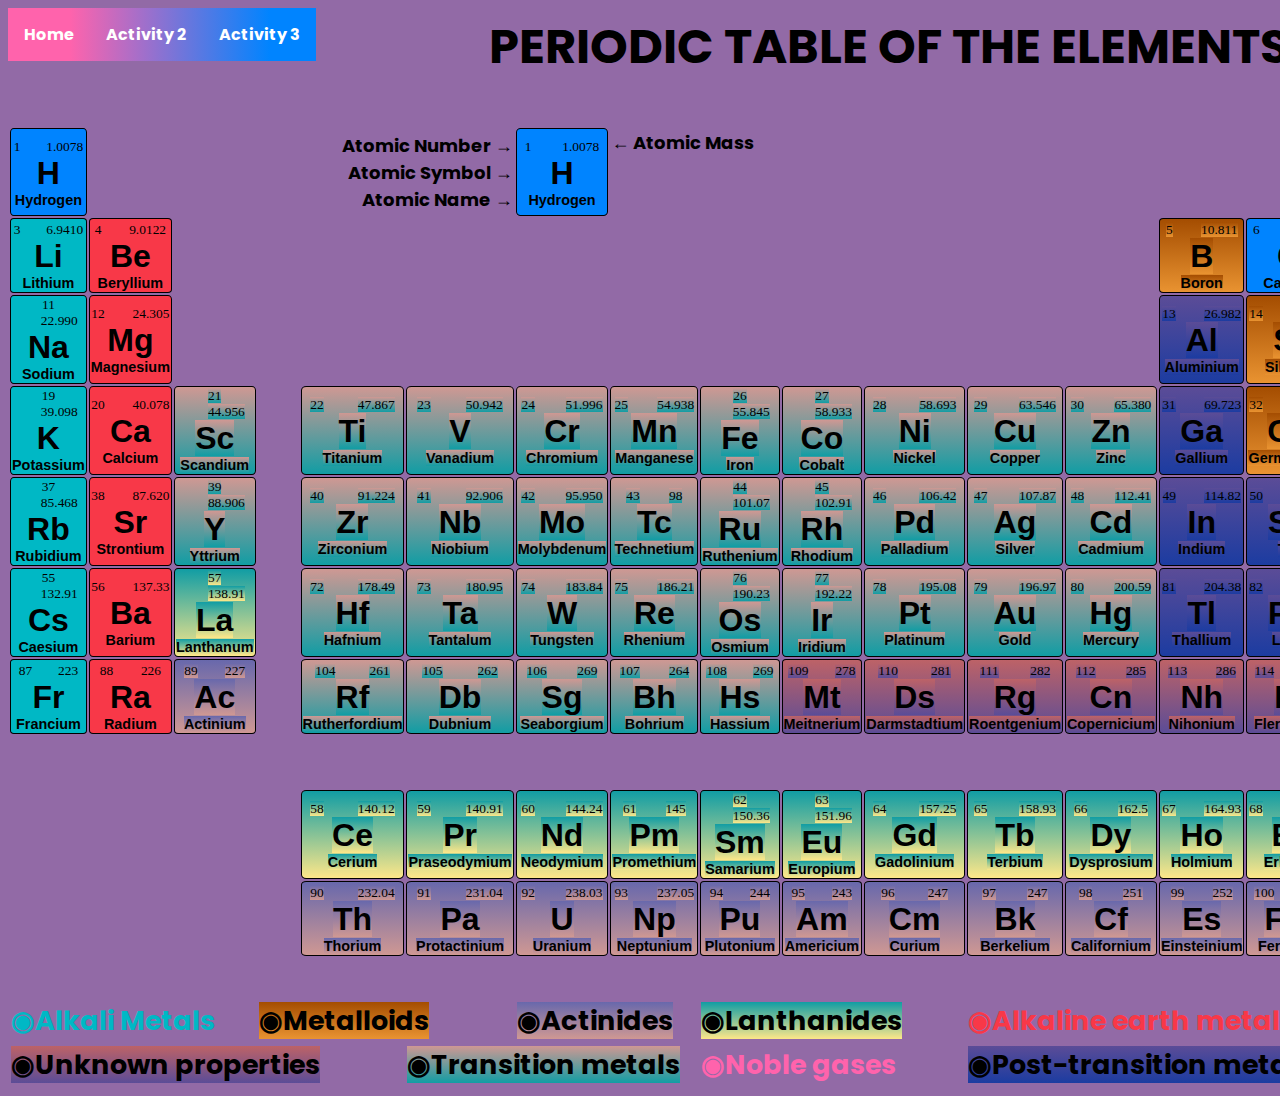
<file: periodic.html>
<html lang="en">
    <head>
        <meta charset="UTF-8">
        <meta http-equiv="X-UA-Compatible" content="IE=edge">
        <meta name="viewport" content="width=device-width, initial-scale=1.0">
        <link rel="stylesheet" href="css/periodic.css">
       
      
        <title>Periodic Table</title>
        <link href="https://fonts.googleapis.com/css2?family=Poppins:wght@400;700;900&display=swap" rel="stylesheet">
    </head>
    <body>
        <ul>
            <li>
                <a href="activity.html">Activity 3</a>
            </li>
            <li>
                <a href="survey.html">Activity 2</a>
            </li>
            <li>
                <a href="index.html">Home</a>
            </li>
        </ul>
        <table class="table1">
            <thead>
                <tr>
                    <td colspan="3" class="erase"></td>
                    <td colspan="14" class="title">PERIODIC TABLE OF THE ELEMENTS</td>
                    <td colspan="3" class="erase"></td>
                </tr>
                <tr>
                    <td colspan="19" class="none"></td>
                </tr>
            </thead>
            <thead>
                <tr>
                    <td class="nonmetal">
                        <span class="atomicnumnon">1</span>
                        <span class="atomicmassnon">1.0078</span>
                        <br>
                        <span class="symbolnon">H</span>
                        <br>
                        <span class="namenon">Hydrogen</span>
                    </td>
                    <td colspan="3" class="erase"></td>
                    <!-- Description -->
                    <td class="nonmetal1" colspan="2">
                        <span class="atomicmassnon1">Atomic Number
                                                &#8594</span>
                        <br>
                        <span class="symbolnon1">Atomic Symbol
                                                &#8594</span>
                        <br>
                        <span class="namenon1">Atomic Name &#8594</span>
                    </td>
                    <!-- Description -->
                    <td class="nonmetal">
                        <span class="atomicnumnon">1</span>
                        <span class="atomicmassnon">1.0078</span>
                        <br>
                        <span class="symbolnon">H</span>
                        <br>
                        <span class="namenon">Hydrogen</span>
                    </td>
                    <td class="nonmetal2" colspan="2">
                        <span class="atomicmassnon1">&#8592 Atomic
                                                Mass</span>
                        <br>
                    </td>
                    <td colspan="9" class="erase"></td>
                    <td class="noblegases">
                        <span class="atomicnumgas">2</span>
                        <span class="atomicmassgas">4.0026</span>
                        <br>
                        <span class="symbolgas">He</span>
                        <br>
                        <span class="namegas">Helium</span>
                    </td>
                </tr>
            </thead>
            <tbody>
                <tr>
                    <td class="alkalimetals">
                        <span class="atomicnumalkali">3</span>
                        <span class="atomicmassalkali">6.9410</span>
                        <br>
                        <span class="symbolalkali">Li</span>
                        <br>
                        <span class="namealkali">Lithium</span>
                    </td>
                    <td class="alkalineearthmetals">
                        <span class="atomicnumearth">4</span>
                        <span class="atomicmassearth">9.0122</span>
                        <br>
                        <span class="symbolearth">Be</span>
                        <br>
                        <span class="nameearth">Beryllium</span>
                    </td>
                    <td colspan="11" class="erase"></td>
                    <td class="metaloids">
                        <span class="atomicnumm">5</span>
                        <span class="atomicmassm">10.811</span>
                        <br>
                        <span class="symbolm">B</span>
                        <br>
                        <span class="namem">Boron</span>
                    </td>
                    <td class="nonmetal">
                        <span class="atomicnumnon">6</span>
                        <span class="atomicmassnon">12.011</span>
                        <br>
                        <span class="symbolnon">C</span>
                        <br>
                        <span class="namenon">Carbon</span>
                    </td>
                    <td class="nonmetal">
                        <span class="atomicnumnon">7</span>
                        <span class="atomicmassnon">14.007</span>
                        <br>
                        <span class="symbolnon">N</span>
                        <br>
                        <span class="namenon">Nitrogen</span>
                    </td>
                    <td class="nonmetal">
                        <span class="atomicnumnon">8</span>
                        <span class="atomicmassnon">15.999</span>
                        <br>
                        <span class="symbolnon">O</span>
                        <br>
                        <span class="namenon">Oxygen</span>
                    </td>
                    <td class="nonmetal">
                        <span class="atomicnumnon">9</span>
                        <span class="atomicmassnon">18.998</span>
                        <br>
                        <span class="symbolnon">F</span>
                        <br>
                        <span class="namenon">Fluorine</span>
                    </td>
                    <td class="noblegases">
                        <span class="atomicnumgas">10</span>
                        <span class="atomicmassgas">20.180</span>
                        <br>
                        <span class="symbolgas">Ne</span>
                        <br>
                        <span class="namegas">Neon</span>
                    </td>
                </tr>
                <tr>
                    <td class="alkalimetals">
                        <span class="atomicnumalkali">11</span>
                        <span class="atomicmassalkali">22.990</span>
                        <br>
                        <span class="symbolalkali">Na</span>
                        <br>
                        <span class="namealkali">Sodium</span>
                    </td>
                    <td class="alkalineearthmetals">
                        <span class="atomicnumearth">12</span>
                        <span class="atomicmassearth">24.305</span>
                        <br>
                        <span class="symbolearth">Mg</span>
                        <br>
                        <span class="nameearth">Magnesium</span>
                    </td>
                    <td colspan="11" class="erase"></td>
                    <td class="posttransitionmetals">
                        <span class="atomicnump">13</span>
                        <span class="atomicmassp">26.982</span>
                        <br>
                        <span class="symbolp">Al</span>
                        <br>
                        <span class="namep">Aluminium</span>
                    </td>
                    <td class="metaloids">
                        <span class="atomicnumm">14</span>
                        <span class="atomicmassm">28.086</span>
                        <br>
                        <span class="symbolm">Si</span>
                        <br>
                        <span class="namem">Silicon</span>
                    </td>
                    <td class="nonmetal">
                        <span class="atomicnumnon">15</span>
                        <span class="atomicmassnon">30.974</span>
                        <br>
                        <span class="symbolnon">P</span>
                        <br>
                        <span class="namenon">Phosphorus</span>
                    </td>
                    <td class="nonmetal">
                        <span class="atomicnumnon">16</span>
                        <span class="atomicmassnon">32.065</span>
                        <br>
                        <span class="symbolnon">S</span>
                        <br>
                        <span class="namenon">Sulfur</span>
                    </td>
                    <td class="nonmetal">
                        <span class="atomicnumnon">17</span>
                        <span class="atomicmassnon">35.453</span>
                        <br>
                        <span class="symbolnon">Cl</span>
                        <br>
                        <span class="namenon">Chlorine</span>
                    </td>
                    <td class="noblegases">
                        <span class="atomicnumgas">18</span>
                        <span class="atomicmassgas">39.948</span>
                        <br>
                        <span class="symbolgas">Ar</span>
                        <br>
                        <span class="namegas">Argon</span>
                    </td>
                </tr>
                <tr>
                    <td class="alkalimetals">
                        <span class="atomicnumalkali">19</span>
                        <span class="atomicmassalkali">39.098</span>
                        <br>
                        <span class="symbolalkali">K</span>
                        <br>
                        <span class="namealkali">Potassium</span>
                    </td>
                    <td class="alkalineearthmetals">
                        <span class="atomicnumearth">20</span>
                        <span class="atomicmassearth">40.078</span>
                        <br>
                        <span class="symbolearth">Ca</span>
                        <br>
                        <span class="nameearth">Calcium</span>
                    </td>
                    <td class="transitionmetals">
                        <span class="atomicnumtransition">21</span>
                        <span class="atomicmasstransition">44.956</span>
                        <br>
                        <span class="symboltransition">Sc</span>
                        <br>
                        <span class="nametransition">Scandium</span>
                    </td>
                    <td class="side"></td>
                    <td class="transitionmetals">
                        <span class="atomicnumtransition">22</span>
                        <span class="atomicmasstransition">47.867</span>
                        <br>
                        <span class="symboltransition">Ti</span>
                        <br>
                        <span class="nametransition">Titanium</span>
                    </td>
                    <td class="transitionmetals">
                        <span class="atomicnumtransition">23</span>
                        <span class="atomicmasstransition">50.942</span>
                        <br>
                        <span class="symboltransition">V</span>
                        <br>
                        <span class="nametransition">Vanadium</span>
                    </td>
                    <td class="transitionmetals">
                        <span class="atomicnumtransition">24</span>
                        <span class="atomicmasstransition">51.996</span>
                        <br>
                        <span class="symboltransition">Cr</span>
                        <br>
                        <span class="nametransition">Chromium</span>
                    </td>
                    <td class="transitionmetals">
                        <span class="atomicnumtransition">25</span>
                        <span class="atomicmasstransition">54.938</span>
                        <br>
                        <span class="symboltransition">Mn</span>
                        <br>
                        <span class="nametransition">Manganese</span>
                    </td>
                    <td class="transitionmetals">
                        <span class="atomicnumtransition">26</span>
                        <span class="atomicmasstransition">55.845</span>
                        <br>
                        <span class="symboltransition">Fe</span>
                        <br>
                        <span class="nametransition">Iron</span>
                    </td>
                    <td class="transitionmetals">
                        <span class="atomicnumtransition">27</span>
                        <span class="atomicmasstransition">58.933</span>
                        <br>
                        <span class="symboltransition">Co</span>
                        <br>
                        <span class="nametransition">Cobalt</span>
                    </td>
                    <td class="transitionmetals">
                        <span class="atomicnumtransition">28</span>
                        <span class="atomicmasstransition">58.693</span>
                        <br>
                        <span class="symboltransition">Ni</span>
                        <br>
                        <span class="nametransition">Nickel</span>
                    </td>
                    <td class="transitionmetals">
                        <span class="atomicnumtransition">29</span>
                        <span class="atomicmasstransition">63.546</span>
                        <br>
                        <span class="symboltransition">Cu</span>
                        <br>
                        <span class="nametransition">Copper</span>
                    </td>
                    <td class="transitionmetals">
                        <span class="atomicnumtransition">30</span>
                        <span class="atomicmasstransition">65.380</span>
                        <br>
                        <span class="symboltransition">Zn</span>
                        <br>
                        <span class="nametransition">Zinc</span>
                    </td>
                    <td class="posttransitionmetals">
                        <span class="atomicnump">31</span>
                        <span class="atomicmassp">69.723</span>
                        <br>
                        <span class="symbolp">Ga</span>
                        <br>
                        <span class="namep">Gallium</span>
                    </td>
                    <td class="metaloids">
                        <span class="atomicnumm">32</span>
                        <span class="atomicmassm">72.640</span>
                        <br>
                        <span class="symbolm">Ge</span>
                        <br>
                        <span class="namem">Germanium</span>
                    </td>
                    <td class="metaloids">
                        <span class="atomicnumm">33</span>
                        <span class="atomicmassm">74.922</span>
                        <br>
                        <span class="symbolm">As</span>
                        <br>
                        <span class="namem">Arsenic</span>
                    </td>
                    <td class="nonmetal">
                        <span class="atomicnumnon">34</span>
                        <span class="atomicmassnon">78.960</span>
                        <br>
                        <span class="symbolnon">Se</span>
                        <br>
                        <span class="namenon">Selenium</span>
                    </td>
                    <td class="nonmetal">
                        <span class="atomicnumnon">35</span>
                        <span class="atomicmassnon">79.904</span>
                        <br>
                        <span class="symbolnon">Br</span>
                        <br>
                        <span class="namenon">Bromine</span>
                    </td>
                    <td class="noblegases">
                        <span class="atomicnumgas">36</span>
                        <span class="atomicmassgas">83.798</span>
                        <br>
                        <span class="symbolgas">Kr</span>
                        <br>
                        <span class="namegas">Krypton</span>
                    </td>
                </tr>
                <tr>
                    <td class="alkalimetals">
                        <span class="atomicnumalkali">37</span>
                        <span class="atomicmassalkali">85.468</span>
                        <br>
                        <span class="symbolalkali">Rb</span>
                        <br>
                        <span class="namealkali">Rubidium</span>
                    </td>
                    <td class="alkalineearthmetals">
                        <span class="atomicnumearth">38</span>
                        <span class="atomicmassearth">87.620</span>
                        <br>
                        <span class="symbolearth">Sr</span>
                        <br>
                        <span class="nameearth">Strontium</span>
                    </td>
                    <td class="transitionmetals">
                        <span class="atomicnumtransition">39</span>
                        <span class="atomicmasstransition">88.906</span>
                        <br>
                        <span class="symboltransition">Y</span>
                        <br>
                        <span class="nametransition">Yttrium</span>
                    </td>
                    <td class="side"></td>
                    <td class="transitionmetals">
                        <span class="atomicnumtransition">40</span>
                        <span class="atomicmasstransition">91.224</span>
                        <br>
                        <span class="symboltransition">Zr</span>
                        <br>
                        <span class="nametransition">Zirconium</span>
                    </td>
                    <td class="transitionmetals">
                        <span class="atomicnumtransition">41</span>
                        <span class="atomicmasstransition">92.906</span>
                        <br>
                        <span class="symboltransition">Nb</span>
                        <br>
                        <span class="nametransition">Niobium</span>
                    </td>
                    <td class="transitionmetals">
                        <span class="atomicnumtransition">42</span>
                        <span class="atomicmasstransition">95.950</span>
                        <br>
                        <span class="symboltransition">Mo</span>
                        <br>
                        <span class="nametransition">Molybdenum</span>
                    </td>
                    <td class="transitionmetals">
                        <span class="atomicnumtransition">43</span>
                        <span class="atomicmasstransition">98</span>
                        <br>
                        <span class="symboltransition">Tc</span>
                        <br>
                        <span class="nametransition">Technetium</span>
                    </td>
                    <td class="transitionmetals">
                        <span class="atomicnumtransition">44</span>
                        <span class="atomicmasstransition">101.07</span>
                        <br>
                        <span class="symboltransition">Ru</span>
                        <br>
                        <span class="nametransition">Ruthenium</span>
                    </td>
                    <td class="transitionmetals">
                        <span class="atomicnumtransition">45</span>
                        <span class="atomicmasstransition">102.91</span>
                        <br>
                        <span class="symboltransition">Rh</span>
                        <br>
                        <span class="nametransition">Rhodium</span>
                    </td>
                    <td class="transitionmetals">
                        <span class="atomicnumtransition">46</span>
                        <span class="atomicmasstransition">106.42</span>
                        <br>
                        <span class="symboltransition">Pd</span>
                        <br>
                        <span class="nametransition">Palladium</span>
                    </td>
                    <td class="transitionmetals">
                        <span class="atomicnumtransition">47</span>
                        <span class="atomicmasstransition">107.87</span>
                        <br>
                        <span class="symboltransition">Ag</span>
                        <br>
                        <span class="nametransition">Silver</span>
                    </td>
                    <td class="transitionmetals">
                        <span class="atomicnumtransition">48</span>
                        <span class="atomicmasstransition">112.41</span>
                        <br>
                        <span class="symboltransition">Cd</span>
                        <br>
                        <span class="nametransition">Cadmium</span>
                    </td>
                    <td class="posttransitionmetals">
                        <span class="atomicnump">49</span>
                        <span class="atomicmassp">114.82</span>
                        <br>
                        <span class="symbolp">In</span>
                        <br>
                        <span class="namep">Indium</span>
                    </td>
                    <td class="posttransitionmetals">
                        <span class="atomicnump">50</span>
                        <span class="atomicmassp">118.71</span>
                        <br>
                        <span class="symbolp">Sn</span>
                        <br>
                        <span class="namep">Tin</span>
                    </td>
                    <td class="metaloids">
                        <span class="atomicnumm">51</span>
                        <span class="atomicmassm">121.76</span>
                        <br>
                        <span class="symbolm">Sb</span>
                        <br>
                        <span class="namem">Antimony</span>
                    </td>
                    <td class="metaloids">
                        <span class="atomicnumm">52</span>
                        <span class="atomicmassm">127.60</span>
                        <br>
                        <span class="symbolm">Te</span>
                        <br>
                        <span class="namem">Tellurium</span>
                    </td>
                    <td class="nonmetal">
                        <span class="atomicnumnon">53</span>
                        <span class="atomicmassnon">126.90</span>
                        <br>
                        <span class="symbolnon">I</span>
                        <br>
                        <span class="namenon">Iodine</span>
                    </td>
                    <td class="noblegases">
                        <span class="atomicnumgas">54</span>
                        <span class="atomicmassgas">131.29</span>
                        <br>
                        <span class="symbolgas">Xe</span>
                        <br>
                        <span class="namegas">Xenon</span>
                    </td>
                </tr>
                <tr>
                    <td class="alkalimetals">
                        <span class="atomicnumalkali">55</span>
                        <span class="atomicmassalkali">132.91</span>
                        <br>
                        <span class="symbolalkali">Cs</span>
                        <br>
                        <span class="namealkali">Caesium</span>
                    </td>
                    <td class="alkalineearthmetals">
                        <span class="atomicnumearth">56</span>
                        <span class="atomicmassearth">137.33</span>
                        <br>
                        <span class="symbolearth">Ba</span>
                        <br>
                        <span class="nameearth">Barium</span>
                    </td>
                    <td class="lanthanides">
                        <span class="atomicnumlan">57</span>
                        <span class="atomicmasslan">138.91</span>
                        <br>
                        <span class="symbollan">La</span>
                        <br>
                        <span class="namelan">Lanthanum</span>
                    </td>
                    <td class="side"></td>
                    <td class="transitionmetals">
                        <span class="atomicnumtransition">72</span>
                        <span class="atomicmasstransition">178.49</span>
                        <br>
                        <span class="symboltransition">Hf</span>
                        <br>
                        <span class="nametransition">Hafnium</span>
                    </td>
                    <td class="transitionmetals">
                        <span class="atomicnumtransition">73</span>
                        <span class="atomicmasstransition">180.95</span>
                        <br>
                        <span class="symboltransition">Ta</span>
                        <br>
                        <span class="nametransition">Tantalum</span>
                    </td>
                    <td class="transitionmetals">
                        <span class="atomicnumtransition">74</span>
                        <span class="atomicmasstransition">183.84</span>
                        <br>
                        <span class="symboltransition">W</span>
                        <br>
                        <span class="nametransition">Tungsten</span>
                    </td>
                    <td class="transitionmetals">
                        <span class="atomicnumtransition">75</span>
                        <span class="atomicmasstransition">186.21</span>
                        <br>
                        <span class="symboltransition">Re</span>
                        <br>
                        <span class="nametransition">Rhenium</span>
                    </td>
                    <td class="transitionmetals">
                        <span class="atomicnumtransition">76</span>
                        <span class="atomicmasstransition">190.23</span>
                        <br>
                        <span class="symboltransition">Os</span>
                        <br>
                        <span class="nametransition">Osmium</span>
                    </td>
                    <td class="transitionmetals">
                        <span class="atomicnumtransition">77</span>
                        <span class="atomicmasstransition">192.22</span>
                        <br>
                        <span class="symboltransition">Ir</span>
                        <br>
                        <span class="nametransition">Iridium</span>
                    </td>
                    <td class="transitionmetals">
                        <span class="atomicnumtransition">78</span>
                        <span class="atomicmasstransition">195.08</span>
                        <br>
                        <span class="symboltransition">Pt</span>
                        <br>
                        <span class="nametransition">Platinum</span>
                    </td>
                    <td class="transitionmetals">
                        <span class="atomicnumtransition">79</span>
                        <span class="atomicmasstransition">196.97</span>
                        <br>
                        <span class="symboltransition">Au</span>
                        <br>
                        <span class="nametransition">Gold</span>
                    </td>
                    <td class="transitionmetals">
                        <span class="atomicnumtransition">80</span>
                        <span class="atomicmasstransition">200.59</span>
                        <br>
                        <span class="symboltransition">Hg</span>
                        <br>
                        <span class="nametransition">Mercury</span>
                    </td>
                    <td class="posttransitionmetals">
                        <span class="atomicnump">81</span>
                        <span class="atomicmassp">204.38</span>
                        <br>
                        <span class="symbolp">Tl</span>
                        <br>
                        <span class="namep">Thallium</span>
                    </td>
                    <td class="posttransitionmetals">
                        <span class="atomicnump">82</span>
                        <span class="atomicmassp">207.20</span>
                        <br>
                        <span class="symbolp">Pb</span>
                        <br>
                        <span class="namep">Lead</span>
                    </td>
                    <td class="posttransitionmetals">
                        <span class="atomicnump">83</span>
                        <span class="atomicmassp">208.98</span>
                        <br>
                        <span class="symbolp">Bi</span>
                        <br>
                        <span class="namep">Bismuth</span>
                    </td>
                    <td class="posttransitionmetals">
                        <span class="atomicnump">84</span>
                        <span class="atomicmassp">209</span>
                        <br>
                        <span class="symbolp">Po</span>
                        <br>
                        <span class="namep">Polonium</span>
                    </td>
                    <td class="posttransitionmetals">
                        <span class="atomicnump">85</span>
                        <span class="atomicmassp">210</span>
                        <br>
                        <span class="symbolp">At</span>
                        <br>
                        <span class="namep">Astatine</span>
                    </td>
                    <td class="noblegases">
                        <span class="atomicnumgas">86</span>
                        <span class="atomicmassgas">222</span>
                        <br>
                        <span class="symbolgas">Rn</span>
                        <br>
                        <span class="namegas">Radon</span>
                    </td>
                </tr>
                <tr>
                    <td class="alkalimetals">
                        <span class="atomicnumalkali">87</span>
                        <span class="atomicmassalkali">223</span>
                        <br>
                        <span class="symbolalkali">Fr</span>
                        <br>
                        <span class="namealkali">Francium</span>
                    </td>
                    <td class="alkalineearthmetals">
                        <span class="atomicnumearth">88</span>
                        <span class="atomicmassearth">226</span>
                        <br>
                        <span class="symbolearth">Ra</span>
                        <br>
                        <span class="nameearth">Radium</span>
                    </td>
                    <td class="actinides">
                        <span class="atomicnumacti">89</span>
                        <span class="atomicmassacti">227</span>
                        <br>
                        <span class="symbolacti">Ac</span>
                        <br>
                        <span class="nameacti">Actinium</span>
                    </td>
                    <td class="side"></td>
                    <td class="transitionmetals">
                        <span class="atomicnumtransition">104</span>
                        <span class="atomicmasstransition">261</span>
                        <br>
                        <span class="symboltransition">Rf</span>
                        <br>
                        <span class="nametransition">Rutherfordium</span>
                    </td>
                    <td class="transitionmetals">
                        <span class="atomicnumtransition">105</span>
                        <span class="atomicmasstransition">262</span>
                        <br>
                        <span class="symboltransition">Db</span>
                        <br>
                        <span class="nametransition">Dubnium</span>
                    </td>
                    <td class="transitionmetals">
                        <span class="atomicnumtransition">106</span>
                        <span class="atomicmasstransition">269</span>
                        <br>
                        <span class="symboltransition">Sg</span>
                        <br>
                        <span class="nametransition">Seaborgium</span>
                    </td>
                    <td class="transitionmetals">
                        <span class="atomicnumtransition">107</span>
                        <span class="atomicmasstransition">264</span>
                        <br>
                        <span class="symboltransition">Bh</span>
                        <br>
                        <span class="nametransition">Bohrium</span>
                    </td>
                    <td class="transitionmetals">
                        <span class="atomicnumtransition">108</span>
                        <span class="atomicmasstransition">269</span>
                        <br>
                        <span class="symboltransition">Hs</span>
                        <br>
                        <span class="nametransition">Hassium</span>
                    </td>
                    <td class="unknown">
                        <span class="atomicnumq">109</span>
                        <span class="atomicmassq">278</span>
                        <br>
                        <span class="symbolq">Mt</span>
                        <br>
                        <span class="nameq">Meitnerium</span>
                    </td>
                    <td class="unknown">
                        <span class="atomicnumq">110</span>
                        <span class="atomicmassq">281</span>
                        <br>
                        <span class="symbolq">Ds</span>
                        <br>
                        <span class="nameq">Darmstadtium</span>
                    </td>
                    <td class="unknown">
                        <span class="atomicnumq">111</span>
                        <span class="atomicmassq">282</span>
                        <br>
                        <span class="symbolq">Rg</span>
                        <br>
                        <span class="nameq">Roentgenium</span>
                    </td>
                    <td class="unknown">
                        <span class="atomicnumq">112</span>
                        <span class="atomicmassq">285</span>
                        <br>
                        <span class="symbolq">Cn</span>
                        <br>
                        <span class="nameq">Copernicium</span>
                    </td>
                    <td class="unknown">
                        <span class="atomicnumq">113</span>
                        <span class="atomicmassq">286</span>
                        <br>
                        <span class="symbolq">Nh</span>
                        <br>
                        <span class="nameq">Nihonium</span>
                    </td>
                    <td class="unknown">
                        <span class="atomicnumq">114</span>
                        <span class="atomicmassq">289</span>
                        <br>
                        <span class="symbolq">Fl</span>
                        <br>
                        <span class="nameq">Flerovium</span>
                    </td>
                    <td class="unknown">
                        <span class="atomicnumq">115</span>
                        <span class="atomicmassq">289</span>
                        <br>
                        <span class="symbolq">Mc</span>
                        <br>
                        <span class="nameq">Moscovium</span>
                    </td>
                    <td class="unknown">
                        <span class="atomicnumq">116</span>
                        <span class="atomicmassq">293</span>
                        <br>
                        <span class="symbolq">Lv</span>
                        <br>
                        <span class="nameq">Livermorium</span>
                    </td>
                    <td class="unknown">
                        <span class="atomicnumq">117</span>
                        <span class="atomicmassq">294</span>
                        <br>
                        <span class="symbolq">Ts</span>
                        <br>
                        <span class="nameq">Tennessine</span>
                    </td>
                    <td class="unknown">
                        <span class="atomicnumq">118</span>
                        <span class="atomicmassq">294</span>
                        <br>
                        <span class="symbolq">Og</span>
                        <br>
                        <span class="nameq">Oganesson</span>
                    </td>
                </tr>
                <tr>
                    <td class="down"></td>
                </tr>
                <tr>
                    <td colspan="4" class="erase"></td>
                    <td class="lanthanides">
                        <span class="atomicnumlan">58</span>
                        <span class="atomicmasslan">140.12</span>
                        <br>
                        <span class="symbollan">Ce</span>
                        <br>
                        <span class="namelan">Cerium</span>
                    </td>
                    <td class="lanthanides">
                        <span class="atomicnumlan">59</span>
                        <span class="atomicmasslan">140.91</span>
                        <br>
                        <span class="symbollan">Pr</span>
                        <br>
                        <span class="namelan">Praseodymium</span>
                    </td>
                    <td class="lanthanides">
                        <span class="atomicnumlan">60</span>
                        <span class="atomicmasslan">144.24</span>
                        <br>
                        <span class="symbollan">Nd</span>
                        <br>
                        <span class="namelan">Neodymium</span>
                    </td>
                    <td class="lanthanides">
                        <span class="atomicnumlan">61</span>
                        <span class="atomicmasslan">145</span>
                        <br>
                        <span class="symbollan">Pm</span>
                        <br>
                        <span class="namelan">Promethium</span>
                    </td>
                    <td class="lanthanides">
                        <span class="atomicnumlan">62</span>
                        <span class="atomicmasslan">150.36</span>
                        <br>
                        <span class="symbollan">Sm</span>
                        <br>
                        <span class="namelan">Samarium</span>
                    </td>
                    <td class="lanthanides">
                        <span class="atomicnumlan">63</span>
                        <span class="atomicmasslan">151.96</span>
                        <br>
                        <span class="symbollan">Eu</span>
                        <br>
                        <span class="namelan">Europium</span>
                    </td>
                    <td class="lanthanides">
                        <span class="atomicnumlan">64</span>
                        <span class="atomicmasslan">157.25</span>
                        <br>
                        <span class="symbollan">Gd</span>
                        <br>
                        <span class="namelan">Gadolinium</span>
                    </td>
                    <td class="lanthanides">
                        <span class="atomicnumlan">65</span>
                        <span class="atomicmasslan">158.93</span>
                        <br>
                        <span class="symbollan">Tb</span>
                        <br>
                        <span class="namelan">Terbium</span>
                    </td>
                    <td class="lanthanides">
                        <span class="atomicnumlan">66</span>
                        <span class="atomicmasslan">162.5</span>
                        <br>
                        <span class="symbollan">Dy</span>
                        <br>
                        <span class="namelan">Dysprosium</span>
                    </td>
                    <td class="lanthanides">
                        <span class="atomicnumlan">67</span>
                        <span class="atomicmasslan">164.93</span>
                        <br>
                        <span class="symbollan">Ho</span>
                        <br>
                        <span class="namelan">Holmium</span>
                    </td>
                    <td class="lanthanides">
                        <span class="atomicnumlan">68</span>
                        <span class="atomicmasslan">167.26</span>
                        <br>
                        <span class="symbollan">Er</span>
                        <br>
                        <span class="namelan">Erbium</span>
                    </td>
                    <td class="lanthanides">
                        <span class="atomicnumlan">69</span>
                        <span class="atomicmasslan">168.93</span>
                        <br>
                        <span class="symbollan">Tm</span>
                        <br>
                        <span class="namelan">Thulium</span>
                    </td>
                    <td class="lanthanides">
                        <span class="atomicnumlan">70</span>
                        <span class="atomicmasslan">173.04</span>
                        <br>
                        <span class="symbollan">Yb</span>
                        <br>
                        <span class="namelan">Ytterbium</span>
                    </td>
                    <td class="lanthanides">
                        <span class="atomicnumlan">71</span>
                        <span class="atomicmasslan">174.97</span>
                        <br>
                        <span class="symbollan">Lu</span>
                        <br>
                        <span class="namelan">Lutetium</span>
                    </td>
                </tr>
                <tr>
                    <td colspan="4" class="erase"></td>
                    <td class="actinides">
                        <span class="atomicnumacti">90</span>
                        <span class="atomicmassacti">232.04</span>
                        <br>
                        <span class="symbolacti">Th</span>
                        <br>
                        <span class="nameacti">Thorium</span>
                    </td>
                    <td class="actinides">
                        <span class="atomicnumacti">91</span>
                        <span class="atomicmassacti">231.04</span>
                        <br>
                        <span class="symbolacti">Pa</span>
                        <br>
                        <span class="nameacti">Protactinium</span>
                    </td>
                    <td class="actinides">
                        <span class="atomicnumacti">92</span>
                        <span class="atomicmassacti">238.03</span>
                        <br>
                        <span class="symbolacti">U</span>
                        <br>
                        <span class="nameacti">Uranium</span>
                    </td>
                    <td class="actinides">
                        <span class="atomicnumacti">93</span>
                        <span class="atomicmassacti">237.05</span>
                        <br>
                        <span class="symbolacti">Np</span>
                        <br>
                        <span class="nameacti">Neptunium</span>
                    </td>
                    <td class="actinides">
                        <span class="atomicnumacti">94</span>
                        <span class="atomicmassacti">244</span>
                        <br>
                        <span class="symbolacti">Pu</span>
                        <br>
                        <span class="nameacti">Plutonium</span>
                    </td>
                    <td class="actinides">
                        <span class="atomicnumacti">95</span>
                        <span class="atomicmassacti">243</span>
                        <br>
                        <span class="symbolacti">Am</span>
                        <br>
                        <span class="nameacti">Americium</span>
                    </td>
                    <td class="actinides">
                        <span class="atomicnumacti">96</span>
                        <span class="atomicmassacti">247</span>
                        <br>
                        <span class="symbolacti">Cm</span>
                        <br>
                        <span class="nameacti">Curium</span>
                    </td>
                    <td class="actinides">
                        <span class="atomicnumacti">97</span>
                        <span class="atomicmassacti">247</span>
                        <br>
                        <span class="symbolacti">Bk</span>
                        <br>
                        <span class="nameacti">Berkelium</span>
                    </td>
                    <td class="actinides">
                        <span class="atomicnumacti">98</span>
                        <span class="atomicmassacti">251</span>
                        <br>
                        <span class="symbolacti">Cf</span>
                        <br>
                        <span class="nameacti">Californium</span>
                    </td>
                    <td class="actinides">
                        <span class="atomicnumacti">99</span>
                        <span class="atomicmassacti">252</span>
                        <br>
                        <span class="symbolacti">Es</span>
                        <br>
                        <span class="nameacti">Einsteinium</span>
                    </td>
                    <td class="actinides">
                        <span class="atomicnumacti">100</span>
                        <span class="atomicmassacti">257</span>
                        <br>
                        <span class="symbolacti">Fm</span>
                        <br>
                        <span class="nameacti">Fermium</span>
                    </td>
                    <td class="actinides">
                        <span class="atomicnumacti">101</span>
                        <span class="atomicmassacti">258</span>
                        <br>
                        <span class="symbolacti">Md</span>
                        <br>
                        <span class="nameacti">Mendelevium</span>
                    </td>
                    <td class="actinides">
                        <span class="atomicnumacti">102</span>
                        <span class="atomicmassacti">259</span>
                        <br>
                        <span class="symbolacti">No</span>
                        <br>
                        <span class="nameacti">Nobelium</span>
                    </td>
                    <td class="actinides">
                        <span class="atomicnumacti">103</span>
                        <span class="atomicmassacti">262</span>
                        <br>
                        <span class="symbolacti">Lr</span>
                        <br>
                        <span class="nameacti">Lawrencium</span>
                    </td>
                </tr>
                <tr>
                    <td colspan="19" class="none"></td>
                </tr>
            </tbody>
            <tfoot>
                <tr>
                    <td colspan="3">
                        <span class="alkali">&#9673;Alkali Metals</span>
                    </td>
                    <td colspan="3">
                        <span class="metalloids">&#9673;Metalloids</span>
                    </td>
                    <td colspan="2">
                        <span class="aactinides">&#9673;Actinides</span>
                    </td>
                    <td colspan="3">
                        <span class="llanthanides">&#9673;Lanthanides
                    </span < /td>
                                <td colspan="4">
                    <span class="alkaline">&#9673;Alkaline earth metals</span>
</td>
<td colspan="4">
    <span class="reactive">&#9673;Reactive nonmetals</span>
</td>
</tr>
<td colspan="5">
    <span class="unknownn">&#9673;Unknown properties</span>
</td>
<td colspan="3">
    <span class="transition">&#9673;Transition metals</span>
</td>
<td colspan="3">
    <span class="noble">&#9673;Noble gases</span>
</td>
<td colspan="4">
    <span class="post">&#9673;Post-transition metals</span>
</td>
</tr></tfoot></table></body></html>
</file>
<file: css/periodic.css>
body {
    background-color: rgb(146, 106, 166);
}
ul {
    list-style-type: none;
    margin: 0;
    padding: 0;
    overflow: hidden;
    background: rgb(103,174,202);
    background: linear-gradient(90deg, rgb(255, 99, 172) 20%,   rgb(0, 132, 255)85%);
    position: fixed;
    font-family: "Poppins", sans-serif;
    font-weight: 700;
}
  
li {
    float: right;
}
  
li a {
    display: block;
    color: white;
    text-align: center;
    padding: 14px 16px;
    text-decoration: none;
}
  
li a:hover:not(.active) {
    background-color: #111;
}
  
.active {
    background-color: #04AA6D;
}
.table1 {
    width: 100%;
}
.title {
    font-size: 3rem;
    border-style: none;
    font-family: "Poppins", sans-serif;
    font-weight: 700;
}
h1 {
    position: absolute;
    width: 100%;
    font-weight: bolder;
    font-size: 400%;
    text-align: center;
    top: 10%;
    background: none;
}
tr, td{
    border: 1px solid black;
    text-align: center;
    border-radius: 5%;
    cursor: pointer;
}
.erase {
    empty-cells: hide;
}
.side{
    padding-left: 38px;
    empty-cells: hide;
}
.down {
    padding: 25px;
    empty-cells: hide;
}
/* Description */
.nonmetal1 {
    border-style: none;
    text-align: right;
    font-size: 18px;
    font-family: "Poppins", sans-serif;
    font-weight: 700;
}
.nonmetal2 {
    border-style: none;
    text-align: left;
    font-size: 18px;
    font-family: "Poppins", sans-serif;
    font-weight: 700;
    padding-bottom: 60px;
}
/* End Description */

/* Non-metals */
.nonmetal {
    background-color: rgb(0, 132, 255);
}
.atomicnumnon {
    margin-left: 0;
    font-size: 84%;
    background-color: rgb(0, 132, 255);
}
.atomicmassnon {
    margin-left: 30%;
    font-size: 84%;
    background-color: rgb(0, 132, 255);
}
.symbolnon {
    font-size: 200%;
    font-family: arial;
    font-weight: bolder;
    background-color: rgb(0, 132, 255);
}
.namenon {
    font-family: arial;
    font-size: 90%;
    font-weight: 600;
    background-color: rgb(0, 132, 255);
}
.nonmetal:hover{
    transform: scale(1.2);
    transition: .6s;
    box-shadow: 0 0 15px #0066CC, 0 0 15px #0066CC, 0 0 15px #0066CC;
}
/* Noble gases */
.noblegases {
    background-color: rgb(255, 99, 172);
}
.atomicnumgas {
    margin-left: 0;
    font-size: 84%;
    background-color: rgb(255, 99, 172);
}
.atomicmassgas {
    margin-left: 30%;
    font-size: 84%;
    background-color: rgb(255, 99, 172);
}
.symbolgas {
    font-size: 200%;
    font-family: arial;
    font-weight: bolder;
    background-color: rgb(255, 99, 172);
}
.namegas {
    font-family: arial;
    font-size: 90%;
    font-weight: 600;
    background-color: rgb(255, 99, 172);
}
.noblegases:hover{
    transform: scale(1.2);
    transition: .6s;
    box-shadow: 0 0 15px #FF63AC, 0 0 15px #FF63AC, 0 0 15px #FF63AC;
}
/* Alkaline Earth Metals */
.alkalineearthmetals {
    background-color: rgb(248, 56, 72);
}
.atomicnumearth {
    margin-left: 0;
    font-size: 84%;
    background-color: rgb(248, 56, 72);
}
.atomicmassearth {
    margin-left: 30%;
    font-size: 84%;
    background-color: rgb(248, 56, 72);
}
.symbolearth {
    font-size: 200%;
    font-family: arial;
    font-weight: bolder;
    background-color: rgb(248, 56, 72);
}
.nameearth {
    font-family: arial;
    font-size: 90%;
    font-weight: 600;
    background-color: rgb(248, 56, 72);
}
.alkalineearthmetals:hover{
    transform: scale(1.2);
    transition: .6s;
    box-shadow: 0 0 15px #F83848, 0 0 15px #F83848, 0 0 15px #F83848;
}
/* Alkali Metals */
.alkalimetals {
    background-color: rgb(0, 184, 197);
}
.atomicnumalkali {
    margin-left: 0;
    font-size: 84%;
    background-color: rgb(0, 184, 197);
}
.atomicmassalkali {
    margin-left: 30%;
    font-size: 84%;
    background-color: rgb(0, 184, 197);
}
.symbolalkali {
    font-size: 200%;
    font-family: arial;
    font-weight: bolder;
    background-color: rgb(0, 184, 197);
}
.namealkali {
    font-family: arial;
    font-size: 90%;
    font-weight: 600;
    background-color: rgb(0, 184, 197);
}
.alkalimetals:hover{
    transform: scale(1.2);
    transition: .6s;
    box-shadow: 0 0 15px #00B8C5, 0 0 15px #00B8C5, 0 0 15px #00B8C5;
}
/* Transition Metals */
.transitionmetals {
    background-image: linear-gradient(#CF9893,#119DA4);
}
.atomicnumtransition {
    margin-left: 0;
    font-size: 84%;
    background-image: linear-gradient(#CF9893,#119DA4);
}
.atomicmasstransition {
    margin-left: 30%;
    font-size: 84%;
    background-image: linear-gradient(#CF9893,#119DA4);
}
.symboltransition {
    font-size: 200%;
    font-family: arial;
    font-weight: bolder;
    background-image: linear-gradient(#CF9893,#119DA4);
}
.nametransition {
    font-family: arial;
    font-size: 90%;
    font-weight: 600;
    background-image: linear-gradient(#CF9893,#119DA4);
}
.transitionmetals:hover{
    transform: scale(1.2);
    transition: .6s;
    box-shadow: 0 0 15px #674EEE, 0 0 15px #674EEE, 0 0 15px #674EEE;
}
/* Actinides */
.actinides {
    background-image: linear-gradient(#6868AC,#CF9893);
}
.atomicnumacti {
    margin-left: 0;
    font-size: 84%;
    background-image: linear-gradient(#6868AC,#CF9893);
}
.atomicmassacti {
    margin-left: 30%;
    font-size: 84%;
    background-image: linear-gradient(#6868AC,#CF9893);
}
.symbolacti {
    font-size: 200%;
    font-family: arial;
    font-weight: bolder;
    background-image: linear-gradient(#6868AC,#CF9893);
}
.nameacti{
    font-family: arial;
    font-size: 90%;
    font-weight: 600;
    background-image: linear-gradient(#6868AC,#CF9893);
}
.actinides:hover{
    transform: scale(1.2);
    transition: .6s;
    box-shadow: 0 0 15px #CB4007, 0 0 15px #CB4007, 0 0 15px #CB4007;
}
/* Lanthanides */
.lanthanides {
    background-image:linear-gradient(#119DA4,#FDE789);
}
.atomicnumlan {
    margin-left: 0;
    font-size: 84%;
    background-image:linear-gradient(#119DA4,#FDE789);
}
.atomicmasslan  {
    margin-left: 30%;
    font-size: 84%;
    background-image:linear-gradient(#119DA4,#FDE789);
}
.symbollan  {
    font-size: 200%;
    font-family: arial;
    font-weight: bolder;
    background-image:linear-gradient(#119DA4,#FDE789);
}
.namelan {
    font-family: arial;
    font-size: 90%;
    font-weight: 600;
    background-image:linear-gradient(#119DA4,#FDE789);
}
.lanthanides:hover{
    transform: scale(1.2);
    transition: .6s;
    box-shadow: 0 0 15px #194866, 0 0 15px #194866, 0 0 15px #194866;
}
/* Unknown Properties */
.unknown {
    background-image:linear-gradient(#BD6267,#5B4C97);
}
.atomicnumq {
    margin-left: 0;
    font-size: 84%;
    background-image:linear-gradient(#BD6267,#5B4C97);
}
.atomicmassq {
    margin-left: 30%;
    font-size: 84%;
    background-image:linear-gradient(#BD6267,#5B4C97);
}
.symbolq  {
    font-size: 200%;
    font-family: arial;
    font-weight: bolder;
    background-image:linear-gradient(#BD6267,#5B4C97);
}
.nameq {
    font-family: arial;
    font-size: 90%;
    font-weight: 600;
    background-image:linear-gradient(#BD6267,#5B4C97);
}
.unknown:hover{
    transform: scale(1.2);
    transition: .6s;
    box-shadow: 0 0 15px #5C6180, 0 0 15px #5C6180, 0 0 15px #5C6180;
}
/* Post-transition Metals */
.posttransitionmetals {
    background-image:linear-gradient(#5B4C97,#1C3CA1);
}
.atomicnump {
    margin-left: 0;
    font-size: 84%;
    background-image:linear-gradient(#5B4C97,#1C3CA1);
}
.atomicmassp {
    margin-left: 30%;
    font-size: 84%;
    background-image:linear-gradient(#5B4C97,#1C3CA1);
}
.symbolp  {
    font-size: 200%;
    font-family: arial;
    font-weight: bolder;
    background-image:linear-gradient(#5B4C97,#1C3CA1);
}
.namep {
    font-family: arial;
    font-size: 90%;
    font-weight: 600;
    background-image:linear-gradient(#5B4C97,#1C3CA1);
}
.posttransitionmetals:hover{
    transform: scale(1.2);
    transition: .6s;
    box-shadow: 0 0 15px #0B3E1C, 0 0 15px #0B3E1C, 0 0 15px #0B3E1C;
}
/* Metaloids */
.metaloids {
    background-image:linear-gradient(#A44D01,#E99331);
}
.atomicnumm {
    margin-left: 0;
    font-size: 84%;
    background-image:linear-gradient(#A44D01,#E99331);
}
.atomicmassm {
    margin-left: 30%;
    font-size: 84%;
   background-image:linear-gradient(#A44D01,#E99331);
}
.symbolm  {
    font-size: 200%;
    font-family: arial;
    font-weight: bolder;
    background-image:linear-gradient(#A44D01,#E99331);
}
.namem {
    font-family: arial;
    font-size: 90%;
    font-weight: 600;
    background-image:linear-gradient(#A44D01,#E99331);
}
.metaloids:hover{
    transform: scale(1.2);
    transition: .6s;
    box-shadow: 0 0 15px #9E6615, 0 0 15px #9E6615, 0 0 15px #9E6615;
}
/* Space for GoE */
.none {
    padding: 20px;
    border-style: none;
}
/* Group of Elements */
tfoot{
    margin-top: 10%;
}
tfoot td{
    font-size: 27px;
    font-family: "Poppins", sans-serif;
    font-weight: 700;
    border-style: none;
    text-align: justify;
}
td .alkali{
    color: rgb(0, 184, 197);
}
.metalloids{
    background-image:linear-gradient(#A44D01,#E99331);
}
.aactinides{
    background-image:linear-gradient( #6868AC,#CF9893);
}
.llanthanides{
    background-image:linear-gradient(#119DA4,#FDE789);
}
.alkaline{
    color: rgb(248, 56, 72);
}
.reactive{
    color: rgb(0, 132, 255);
}
.unknownn{
    background-image:linear-gradient(#BD6267,#5B4C97);
}
.transition{
    background-image: linear-gradient(#CF9893,#119DA4);
}
.noble{
    color: rgb(255, 99, 172);
}
.post{
    background-image:linear-gradient(#5B4C97,#1C3CA1);
}
</file>
